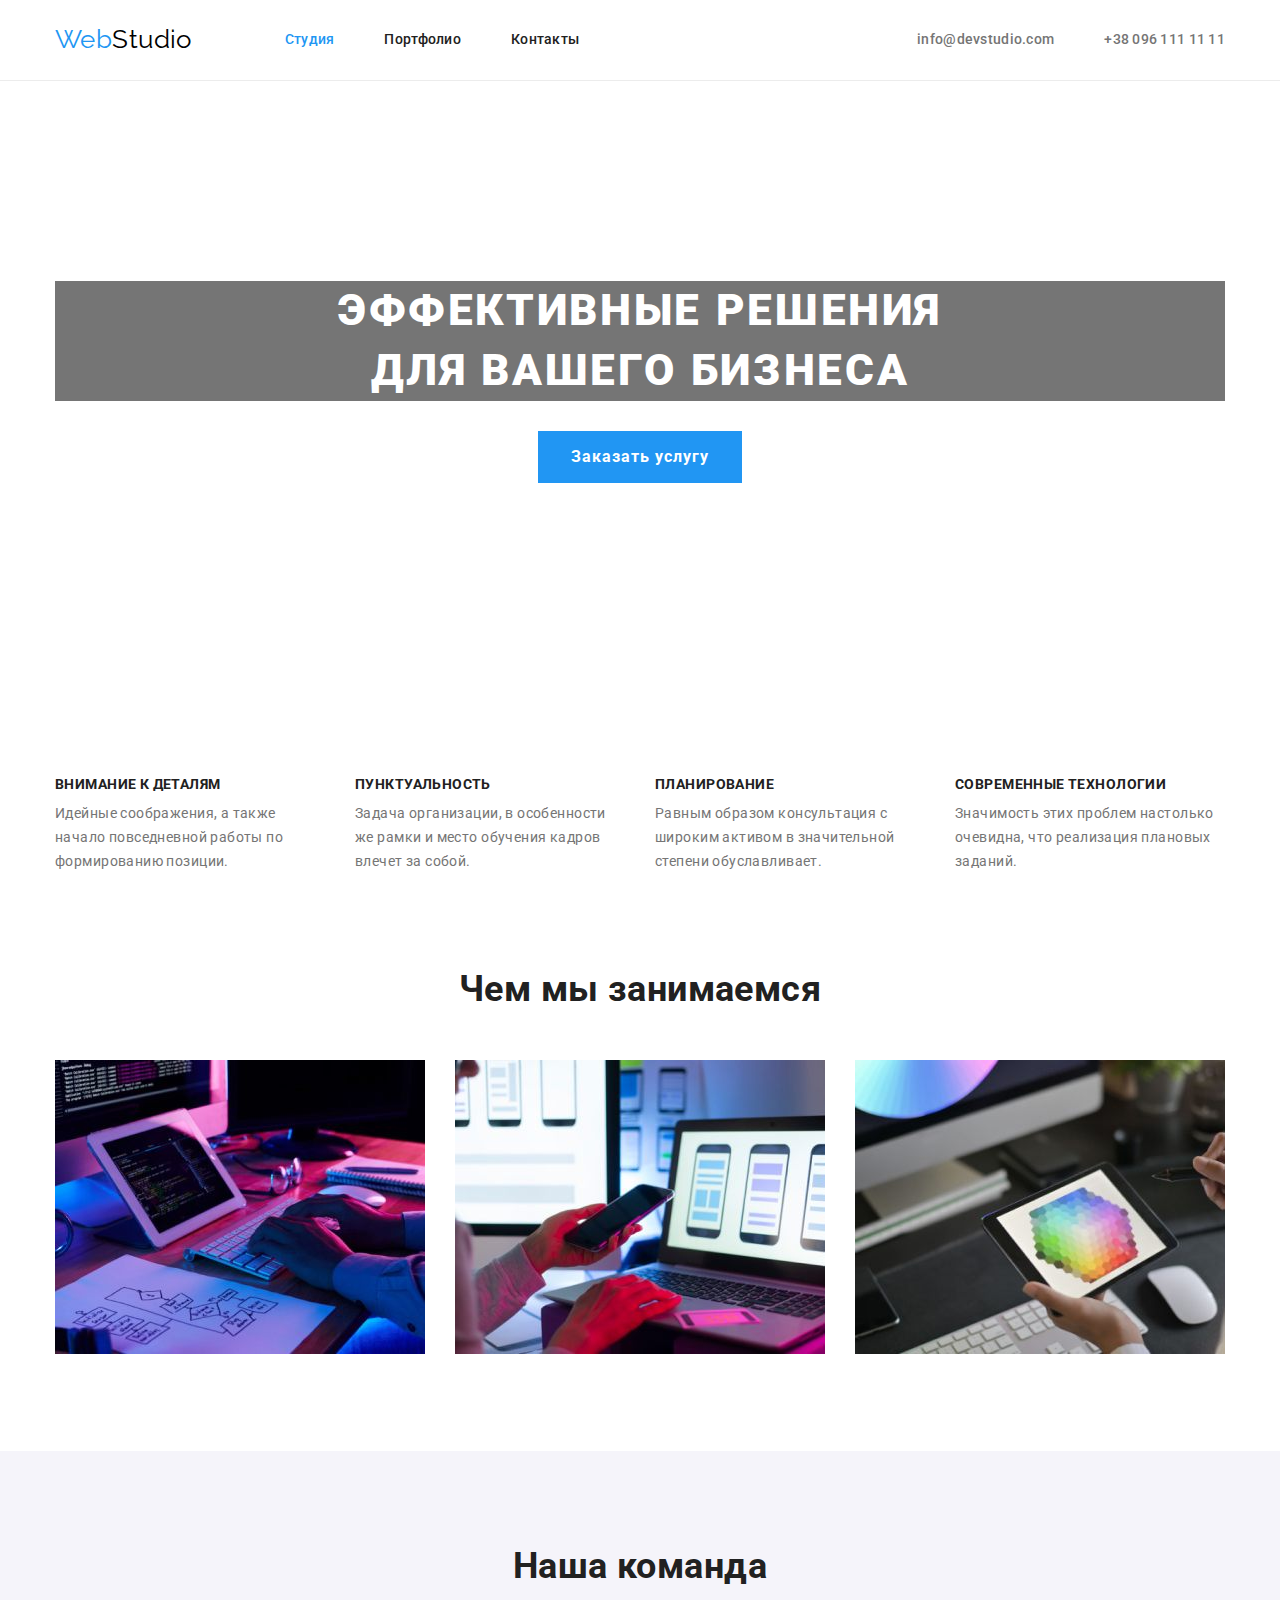
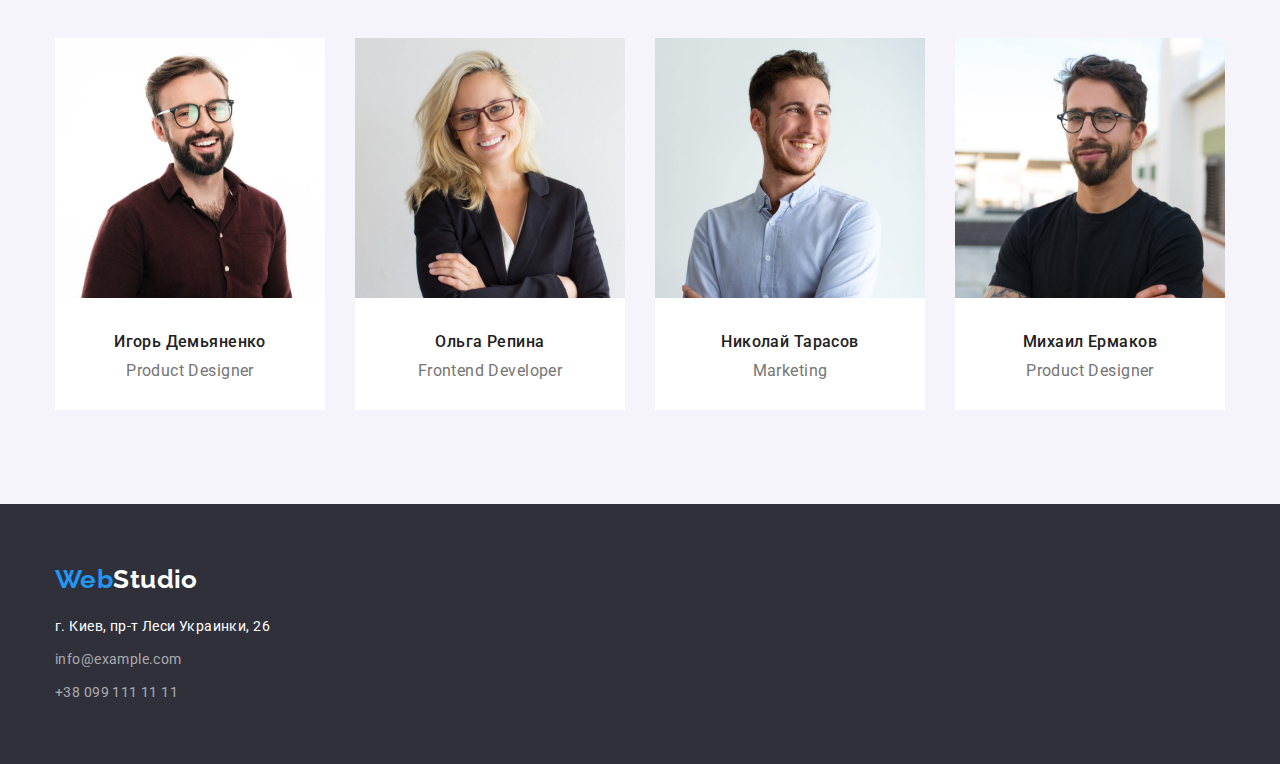
<file: index.html>
<!DOCTYPE html>
<html lang="ru">
  <head>
    <meta charset="UTF-8" />
    <meta name="viewport" content="width=device-width, initial-scale=1.0" />
    <title>WebStudio</title>
    <link rel="preconnect" href="https://fonts.googleapis.com" />
    <link rel="preconnect" href="https://fonts.gstatic.com" crossorigin />
    <link
      href="https://fonts.googleapis.com/css2?family=Raleway:wght@700&family=Roboto:wght@400;500;700;900&display=swap"
      rel="stylesheet"
    />
    <link
      rel="stylesheet"
      href="https://cdnjs.cloudflare.com/ajax/libs/modern-normalize/1.1.0/modern-normalize.css"
      integrity="sha512-Y0MM+V6ymRKN2zStTqzQ227DWhhp4Mzdo6gnlRnuaNCbc+YN/ZH0sBCLTM4M0oSy9c9VKiCvd4Jk44aCLrNS5Q=="
      crossorigin="anonymous"
      referrerpolicy="no-referrer"
    />
    <link rel="stylesheet" href="./css/styles.css" />
  </head>
  <body>
    <!--Шапка страницы-->
    <header class="header">
      <div class="container header-nav">
        <nav class="header-nav-main">
          <a href="./index.html" class="logo" lang="en">
            <span>Web</span>Studio</a
          >
          <ul class="nav-list">
            <li class="item">
              <a class="current header-nav-link" href="./index.html">Студия</a>
            </li>
            <li class="item">
              <a class="header-nav-link" href="./portfolio.html">Портфолио</a>
            </li>
            <li class="item">
              <a class="header-nav-link" href="./contacts.html">Контакты</a>
            </li>
          </ul>
        </nav>
        <ul class="contact-list">
          <li class="item">
            <a class="link" href="mailto:info@devstudio.com"
              >info@devstudio.com</a
            >
          </li>
          <li class="item">
            <a class="link" href="tel:+380961111111">+38 096 111 11 11</a>
          </li>
        </ul>
      </div>
    </header>
    <!--Основной контент-->
    <main>
      <!--Герой-->
      <section class="section hero">
        <div class="container hero">
          <h1>Эффективные решения<br />для вашего бизнеса</h1>
          <button type="button" class="hero-button">Заказать услугу</button>
        </div>
      </section>
      <!--Преимущества-->
      <section class="section benefits">
        <div class="container">
          <h2>Наши преимущества</h2>
          <ul class="benefits-list">
            <li class="item">
              <h3>Внимание к деталям</h3>
              <p>
                Идейные соображения, а также начало повседневной работы по
                формированию позиции.
              </p>
            </li>
            <li class="item">
              <h3>Пунктуальность</h3>
              <p>
                Задача организации, в особенности же рамки и место обучения
                кадров влечет за собой.
              </p>
            </li>
            <li class="item">
              <h3>Планирование</h3>
              <p>
                Равным образом консультация с широким активом в значительной
                степени обуславливает.
              </p>
            </li>
            <li class="item">
              <h3>Современные технологии</h3>
              <p>
                Значимость этих проблем настолько очевидна, что реализация
                плановых заданий.
              </p>
            </li>
          </ul>
        </div>
      </section>
      <!--Чем мы занимаемся-->
      <section class="section activity">
        <div class="container">
          <h2>Чем мы занимаемся</h2>
          <ul class="activity-list">
            <li class="item">
              <img src="./images/box1.jpg" alt="Верстка сайта" width="370" />
            </li>
            <li class="item">
              <img
                src="./images/box2.jpg"
                alt="Адаптивная верстка для мобильных устройств"
                width="370"
              />
            </li>
            <li class="item">
              <img src="./images/box3.jpg" alt="Дизайн" width="370" />
            </li>
          </ul>
        </div>
      </section>
      <!--Наша команда-->
      <section class="section team">
        <div class="container">
          <h2>Наша команда</h2>
          <ul class="team-list">
            <li class="item">
              <img
                src="./images/photo1.jpg"
                alt="Фото Игорь Демьяненко"
                width="270"
              />
              <div class="team-description">
                <h3>Игорь Демьяненко</h3>
                <p>Product Designer</p>
              </div>
            </li>
            <li class="item">
              <img
                src="./images/photo2.jpg"
                alt="Фото Ольга Репина"
                width="270"
              />
              <div class="team-description">
                <h3>Ольга Репина</h3>
                <p>Frontend Developer</p>
              </div>
            </li>
            <li class="item">
              <img
                src="./images/photo3.jpg"
                alt="Фото Николай Тарасов"
                width="270"
              />
              <div class="team-description">
                <h3>Николай Тарасов</h3>
                <p>Marketing</p>
              </div>
            </li>
            <li class="item">
              <img
                src="./images/photo4.jpg"
                alt="Фото Михаил Ермаков"
                width="270"
              />
              <div class="team-description">
                <h3>Михаил Ермаков</h3>
                <p>Product Designer</p>
              </div>
            </li>
          </ul>
        </div>
      </section>
    </main>
    <!--Футер-->
    <footer class="footer-info">
      <div class="container">
        <a href="./index.html" class="logo-footer" lang="en">
          <span>Web</span>Studio</a
        >
        <address>
          <ul class="footer-list">
            <li class="item">
              <a
                href="https://goo.gl/maps/9nFmkoWLw5My4v6r6"
                target="_blank"
                rel="noopener nofollow noreferrer"
                class="address"
              >
                г. Киев, пр-т Леси Украинки, 26</a
              >
            </li>
            <li class="item">
              <a href="mailto:info@example.com">info@example.com</a>
            </li>
            <li class="item">
              <a href="tel:+380991111111">+38 099 111 11 11</a>
            </li>
          </ul>
        </address>
      </div>
    </footer>
  </body>
</html>
</file>
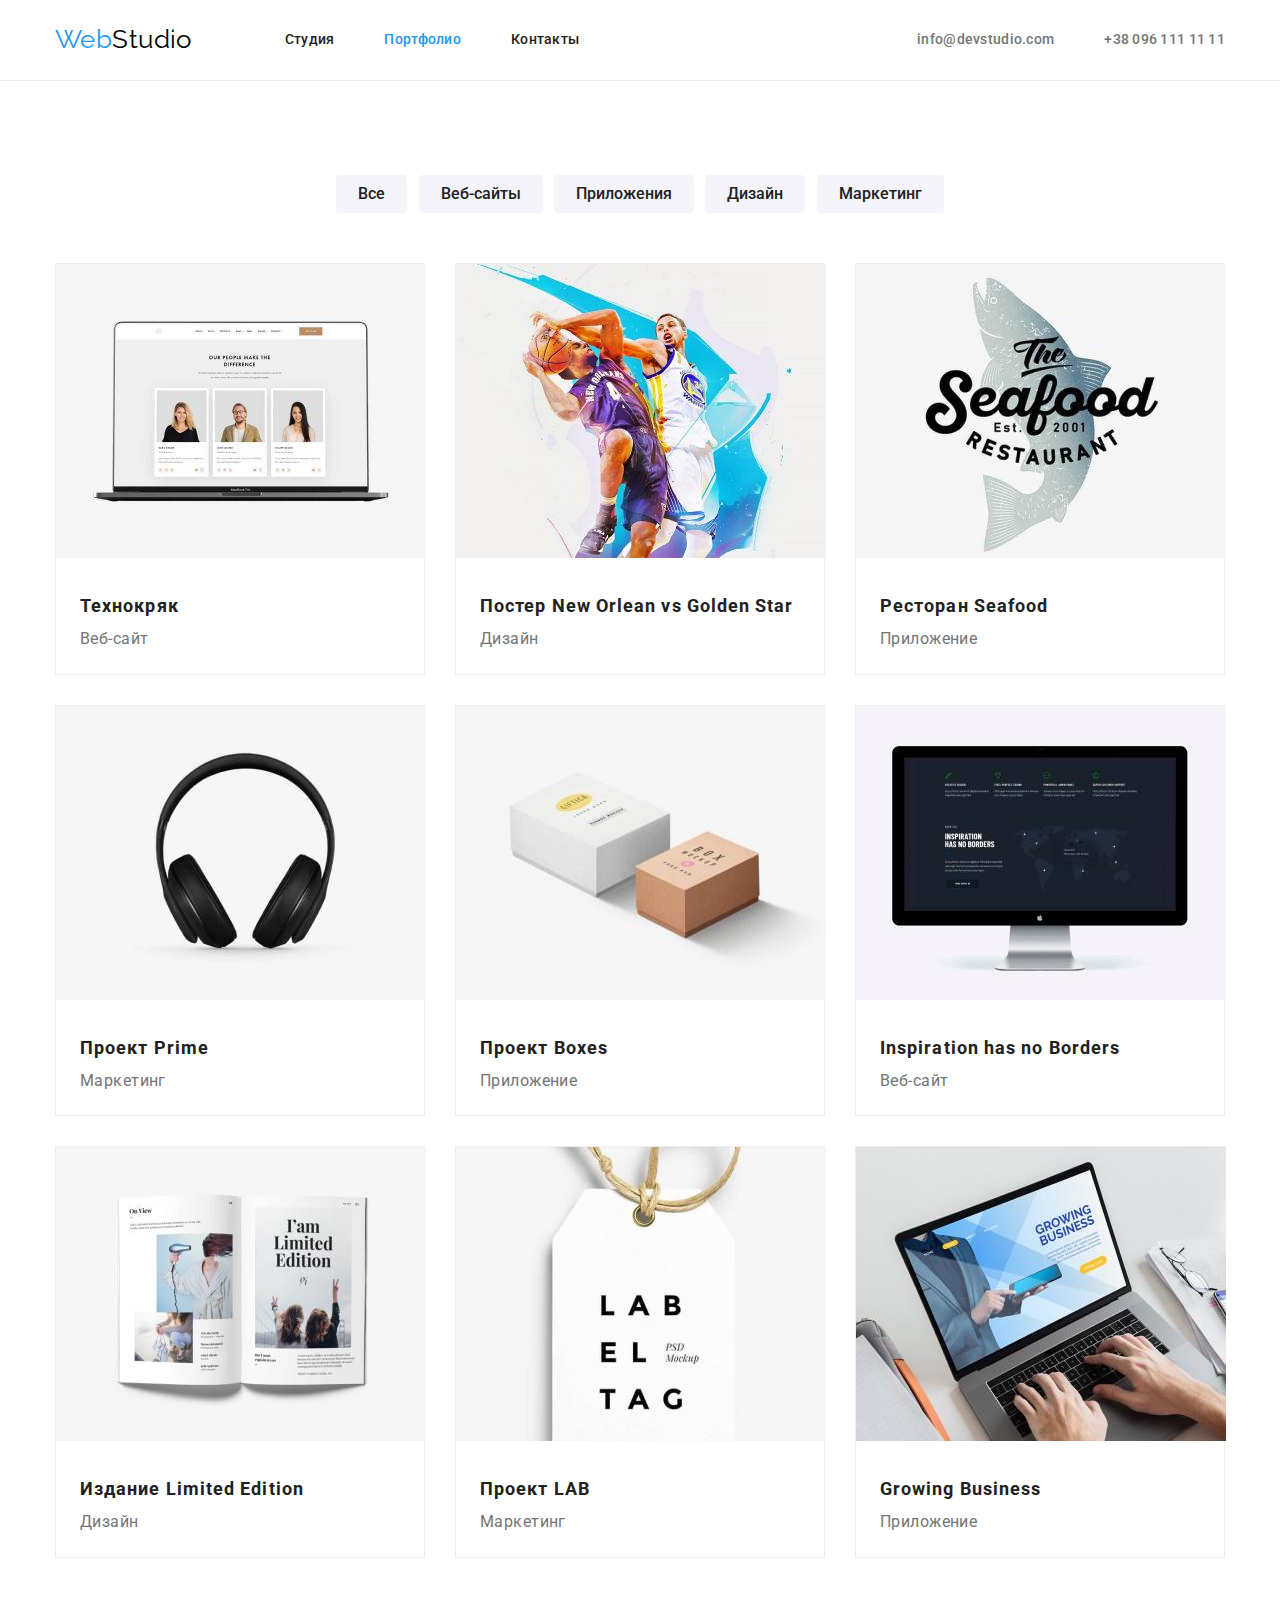
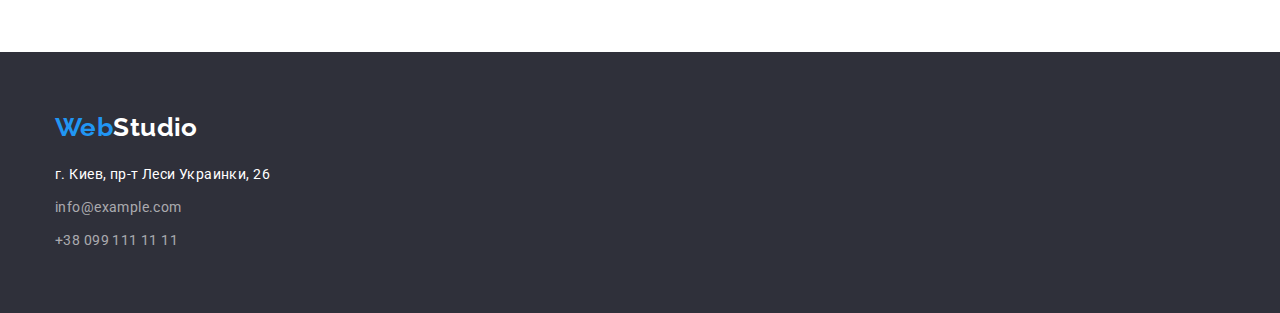
<file: portfolio.html>
<!DOCTYPE html>
<html lang="ru">
  <head>
    <meta charset="UTF-8" />
    <meta name="viewport" content="width=device-width, initial-scale=1.0" />
    <title>WebStudio</title>
    <link rel="preconnect" href="https://fonts.googleapis.com" />
    <link rel="preconnect" href="https://fonts.gstatic.com" crossorigin />
    <link
      href="https://fonts.googleapis.com/css2?family=Raleway:wght@700&family=Roboto:wght@400;500;700;900&display=swap"
      rel="stylesheet"
    />
    <link
      rel="stylesheet"
      href="https://cdnjs.cloudflare.com/ajax/libs/modern-normalize/1.1.0/modern-normalize.css"
      integrity="sha512-Y0MM+V6ymRKN2zStTqzQ227DWhhp4Mzdo6gnlRnuaNCbc+YN/ZH0sBCLTM4M0oSy9c9VKiCvd4Jk44aCLrNS5Q=="
      crossorigin="anonymous"
      referrerpolicy="no-referrer"
    />
    <link rel="stylesheet" href="./css/styles.css" />
  </head>
  <body>
    <!--Шапка страницы-->
    <header class="header">
      <div class="container header-nav">
        <nav class="header-nav-main">
          <a href="./index.html" class="logo" lang="en">
            <span>Web</span>Studio</a
          >
          <ul class="nav-list">
            <li class="item">
              <a class="header-nav-link" href="./index.html">Студия</a>
            </li>
            <li class="item">
              <a href="./portfolio.html" class="current header-nav-link"
                >Портфолио</a
              >
            </li>
            <li class="item">
              <a class="header-nav-link" href="./contacts.html">Контакты</a>
            </li>
          </ul>
        </nav>
        <ul class="contact-list">
          <li class="item">
            <a href="mailto:info@devstudio.com">info@devstudio.com</a>
          </li>
          <li class="item">
            <a href="tel:+380961111111">+38 096 111 11 11</a>
          </li>
        </ul>
      </div>
    </header>
    <main>
      <section class="section">
        <div class="container">
          <h1 class="title-portfolio">Наши работы</h1>
          <ul class="button-list-portfolio">
            <li class="item"><button type="button">Все</button></li>
            <li class="item"><button type="button">Веб-сайты</button></li>
            <li class="item"><button type="button">Приложения</button></li>
            <li class="item"><button type="button">Дизайн</button></li>
            <li class="item"><button type="button">Маркетинг</button></li>
          </ul>

          <ul class="works-portfolio">
            <li class="item">
              <img
                src="./images/work1.jpg"
                alt="Веб-сайт Технокряк"
                width="370"
              />
              <div class="card-description">
                <h2>Технокряк</h2>
                <p>Веб-сайт</p>
              </div>
            </li>
            <li class="item">
              <img
                src="./images/work2.jpg"
                alt="Постер New Orlean vs Golden Star"
                width="370"
              />
              <div class="card-description">
                <h2>Постер New Orlean vs Golden Star</h2>
                <p>Дизайн</p>
              </div>
            </li>
            <li class="item">
              <img
                src="./images/work3.jpg"
                alt="Ресторан Seafood"
                width="370"
              />
              <div class="card-description">
                <h2>Ресторан Seafood</h2>
                <p>Приложение</p>
              </div>
            </li>
            <li class="item">
              <img src="./images/work4.jpg" alt="Проект Prime" width="370" />
              <div class="card-description">
                <h2>Проект Prime</h2>
                <p>Маркетинг</p>
              </div>
            </li>
            <li class="item">
              <img src="./images/work5.jpg" alt="Проект Boxes" width="370" />

              <div class="card-description">
                <h2>Проект Boxes</h2>
                <p>Приложение</p>
              </div>
            </li>
            <li class="item">
              <img
                src="./images/work6.jpg"
                alt="Веб-сайт Inspiration has no Borders"
                width="370"
              />
              <div class="card-description">
                <h2>Inspiration has no Borders</h2>
                <p>Веб-сайт</p>
              </div>
            </li>
            <li class="item">
              <img
                src="./images/work7.jpg"
                alt="Издание Limited Edition"
                width="370"
              />
              <div class="card-description">
                <h2>Издание Limited Edition</h2>
                <p>Дизайн</p>
              </div>
            </li>
            <li class="item">
              <img src="./images/work8.jpg" alt="Проект LAB" width="370" />
              <div class="card-description">
                <h2>Проект LAB</h2>
                <p>Маркетинг</p>
              </div>
            </li>
            <li class="item">
              <img
                src="./images/work9.jpg"
                alt="Growing Business"
                width="370"
              />
              <div class="card-description">
                <h2>Growing Business</h2>
                <p>Приложение</p>
              </div>
            </li>
          </ul>
        </div>
      </section>
    </main>
    <!--Футер-->
    <footer class="footer-info">
      <div class="container">
        <a href="./index.html" class="logo-footer" lang="en">
          <span>Web</span>Studio</a
        >
        <address>
          <ul class="footer-list">
            <li class="item">
              <a
                href="https://goo.gl/maps/9nFmkoWLw5My4v6r6"
                target="_blank"
                rel="noopener nofollow noreferrer"
                class="address"
              >
                г. Киев, пр-т Леси Украинки, 26</a
              >
            </li>
            <li class="item">
              <a href="mailto:info@example.com">info@example.com</a>
            </li>
            <li class="item">
              <a href="tel:+380991111111">+38 099 111 11 11</a>
            </li>
          </ul>
        </address>
      </div>
    </footer>
  </body>
</html>
</file>
<file: css/styles.css>
:root {
  --main-bg: #ffffff;
  --secondary-bg: #f5f4fa;
  --accent: #2196f3;
  --main-text: #757575;
  --title-text: #212121;
}

/* *********  Global reset **************** */
html {
  box-sizing: border-box;
}

*,
*::before,
*::after {
  box-sizing: inherit;
}

h1,
h2,
h3,
h4,
h5,
h6,
p,
ul {
  margin: 0;
  padding: 0;
}

ul {
  list-style-type: none;
}

body {
  background-color: var(--main-bg);
  color: var(--main-text);
  font-family: "Roboto", sans-serif;
  letter-spacing: 0.03em;
  font-size: 14px;
}

.container {
  width: 1200px;
  padding-left: 15px;
  padding-right: 15px;
  margin: 0 auto;
}

.section {
  padding-top: 94px;
  padding-bottom: 94px;
}

/********************** Header *****************************/
.header {
  border-bottom: 1px solid #ececec;
}

.header-nav,
.header-nav-main {
  display: flex;
  align-items: center;
}

.logo {
  color: #000000;
  text-decoration: none;
  font-family: Raleway, sans-serif;
  font-size: 26px;
  line-height: 1.2;
}

.logo span {
  color: var(--accent);
}
.current {
  color: var(--accent);
}
.nav-list {
  display: flex;
  padding-left: 0;
  font-weight: 500;
  line-height: 1.14;
  letter-spacing: 0.02em;
  margin-left: 93px;
}
.header-nav-link {
  display: block;
  padding-top: 32px;
  padding-bottom: 32px;
}

.nav-list .item + .item {
  margin-left: 50px;
}

.nav-list a {
  text-decoration: inherit;
  color: var(--title-text);
}
.nav-list .current {
  color: var(--accent);
}

.nav-list a:hover,
.contact-list a:hover,
.nav-list a:focus,
.contact-list a:focus {
  color: var(--accent);
}
.contact-list {
  display: flex;
  margin-left: auto;
  padding-left: 0;
  font-weight: 500;
  line-height: 1.14;
  letter-spacing: 0.02em;
}

.contact-list .item + .item {
  margin-left: 50px;
}
.contact-list a {
  color: inherit;
  text-decoration: inherit;
}

.contact-list .item,
.nav-list .item {
  display: block;
}

/************************* MAIN ***************************/
/* временный фон HERO */
.section.hero {
  padding-top: 200px;
  padding-bottom: 200px;
}
.hero {
  text-align: center;
}
.hero h1 {
  background-color: #757575;
  color: #ffffff;
  font-weight: 900;
  font-size: 44px;
  line-height: 1.36;
  letter-spacing: 0.06em;
  text-transform: uppercase;
  margin-bottom: 30px;
}
.hero-button:hover,
.hero-button:focus {
  background-color: #ffffff;
  color: var(--accent);
}
.hero-button {
  background-color: var(--accent);
  color: #ffffff;
  font-family: inherit;
  font-weight: 700;
  font-size: 16px;
  line-height: 1.87;
  letter-spacing: 0.06em;
  cursor: pointer;
  padding: 10px 32px;
  border: 1px solid transparent;
}

/*** benefits ***/

.benefits h2 {
  display: none;
}
.benefits h3 {
  color: var(--title-text);

  font-weight: 700;
  line-height: 1.14;
  text-transform: uppercase;
  font-size: 14px;
  margin-bottom: 10px;
}

.benefits-list {
  display: flex;
  padding-left: 0;
  line-height: 1.71;
}

.benefits-list li {
  width: 270px;
}

.benefits-list .item + .item {
  margin-left: 30px;
}

/***** activity *****/
.section.activity {
  padding-top: 0;
}
.activity h2 {
  color: var(--title-text);

  font-weight: 700;
  font-weight: 700;
  font-size: 36px;
  line-height: 1.17;
  text-align: center;
  margin-bottom: 50px;
}

.activity-list {
  display: flex;
}
.activity-list .item + .item {
  margin-left: 30px;
}

/***** team *****/
.team {
  background-color: var(--secondary-bg);
}
.team h2 {
  color: var(--title-text);
  font-weight: 700;
  font-size: 36px;
  line-height: 1.17;
  text-align: center;
  margin-bottom: 50px;
}
.team h3 {
  color: var(--title-text);
  font-weight: 500;
  font-size: 16px;
  line-height: 1.19;
  text-align: center;
  margin-bottom: 10px;
}

.team-list {
  display: flex;
  padding-left: 0;
  font-size: 16px;
  line-height: 1.19;
  text-align: center;
}

.team-list .item + .item {
  margin-left: 30px;
}

.team .item {
  background-color: #ffffff;
}

.team-description {
  padding: 30px 0px;
}

/*************************** footer *****************************/
footer {
  background-color: #2f303a;
}

.footer-info {
  padding-top: 60px;
  padding-bottom: 60px;
}

.logo-footer {
  color: #ffffff;
  text-decoration: inherit;
  font-family: Raleway;
  font-weight: 700;
  font-size: 26px;
  line-height: 1.19;
}

.logo-footer span {
  color: var(--accent);
}

.footer-list {
  padding-left: 0;
  line-height: 1.71;
  margin-top: 20px;
}
.footer-list .item + .item {
  margin-top: 9px;
}

.footer-list a {
  color: rgba(255, 255, 255, 0.6);
  text-decoration: inherit;
  font-family: inherit;
  font-style: normal;
}
.footer-list .address {
  color: #ffffff;
}
.footer-list a:hover,
.footer-list a:focus {
  color: var(--accent);
}

/* ******************************** PORTFOLIO ************************** */
/*********************************** PAGE ****************************** */
.title-portfolio {
  display: none;
}

.button-list-portfolio {
  padding-left: 0;
  text-align: center;
  margin-bottom: 50px;
}
.button-list-portfolio .item + .item {
  margin-left: 8px;
}

.button-list-portfolio button {
  border-radius: 4px;
  border-style: none;
  cursor: pointer;

  background-color: #f5f4fa;
  color: var(--title-text);
  font-family: inherit;
  font-weight: 500;
  font-size: 16px;
  line-height: 1.62;
  text-align: center;
  padding: 6px 22px;
}
.button-list-portfolio li {
  list-style-type: none;
  display: inline;
}

.button-list-portfolio button:hover,
.button-list-portfolio button:focus {
  color: #ffffff;
  background-color: var(--accent);
}

.works-portfolio {
  display: flex;
  flex-wrap: wrap;
}

.works-portfolio .item {
  width: calc((100% - 2 * 15px) / 3);
}

.works-portfolio h1 {
  display: none;
}
.works-portfolio li {
  list-style-type: none;
  color: var(--main-text);
  font-size: 16px;
  line-height: 1.87;
}
.works-portfolio h2 {
  color: var(--title-text);
  font-weight: 700;
  font-size: 18px;
  line-height: 2;
  letter-spacing: 0.06em;
}

.works-portfolio .item {
  border: 1px solid #eeeeee;
  width: 370px;
}

.works-portfolio .item {
  margin-bottom: 30px;
  margin-right: 30px;
}

.works-portfolio .item:nth-last-child(-n + 3) {
  margin-bottom: 0px;
}
.works-portfolio .item:nth-child(3n) {
  margin-right: 0px;
}

.card-description {
  padding: 20px 24px;
}
</file>
